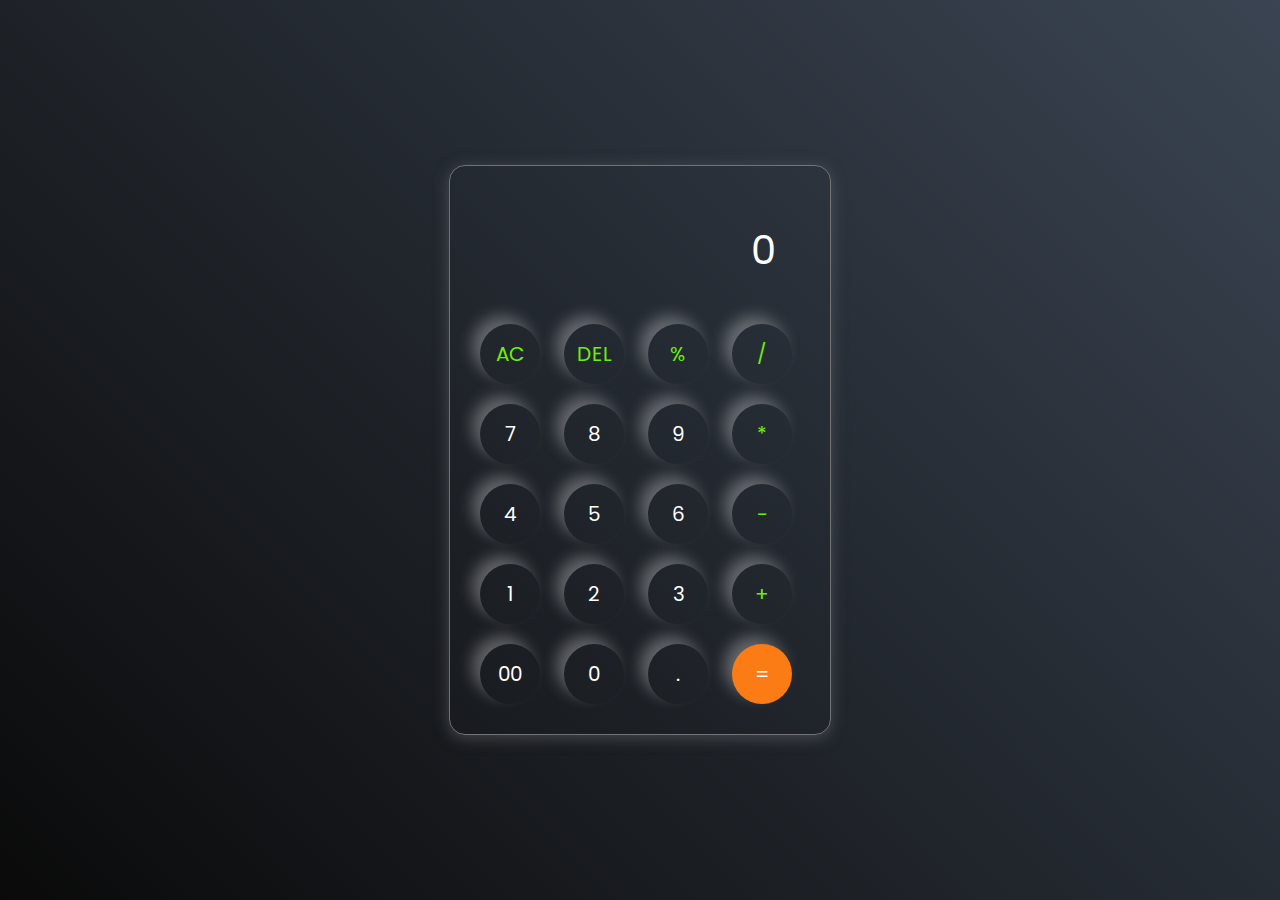
<file: Calculator/index.html>
<!DOCTYPE html>
<html lang="en">
    <head>
        <meta charset="UTF-8">
        <meta http-equiv="X-UA-Compatible" content="IE=edge">
        <meta name="viewport" content="width=device-width",intial-scale=1>
        <title>caluculator</title>
        <link rel="stylesheet" href="style.css">
    </head>
    <body>
      <div class="box">
        <div class="caluculator">
            <input type="text" placeholder="0" id="inputBox">
            <div>
                <button class="operator">AC</button>
                <button class="operator">DEL</button>
                <button class="operator">%</button>
                <button class="operator">/</button>

            </div>
            <div>
                <button>7</button>
                <button>8</button>
                <button>9</button>
                <button class="operator">*</button>

            </div>
                <div>
                <button>4</button>
                <button>5</button>
                <button>6</button>
                <button class="operator">-</button>

            </div>
             <div>
                <button>1</button>
                <button>2</button>
                <button>3</button>
                <button class="operator">+</button>

            </div>
                <div>
                <button>00</button>
                <button>0</button>
                <button>.</button>
                <button class="equalbtn">=</button>

            </div>




        </div>
      </div>
        <script src="index.js"></script>
    </body>
</html>
</file>
<file: Calculator/style.css>
@import url('https://fonts.googleapis.com/css2?family=Poppins:wght@500&display=swap');
*{
    margin:0;
    padding:0;
    box-sizing:border-box;
    font-family:'poppins',sans-serif;


}
body{
    width:100%;
    height:100vh;
    display:flex;
    justify-content:center;
    align-items:center;
    background:linear-gradient(45deg,#0a0a0a,#3a4452);
}
.caluculator{
    border:1px solid #717377;
    padding:20px;
    border-radius:16px;
    background:transparent;
    box-shadow:0px 3px 15px rgba(113,115,119,0.5);
}
input{
    width:320px;
    border:none;
    padding:24px;
    margin:10px;
    background:transparent;
    box-shadow:0px 3px 15px rgps(84,84,84,0.1);
    font-size:40px;
    text-align:right;
    cursor:pointer;
    color:blue;

}

input::placeholder{
    color:#ffffff;
}
button{
    border:none;
    width:60px;
    height:60px;
    margin:10px;
    border-radius:50%;
    background:transparent;
    color:#fff;
    font-size:20px;
    box-shadow:-8px -8px 15px rgba(255,255,255,0.3);
    cursor:pointer;v
}
.equalbtn{
    background-color: #fb7c14;
}
.operator{
    color:#6dee0a;
}
</file>
